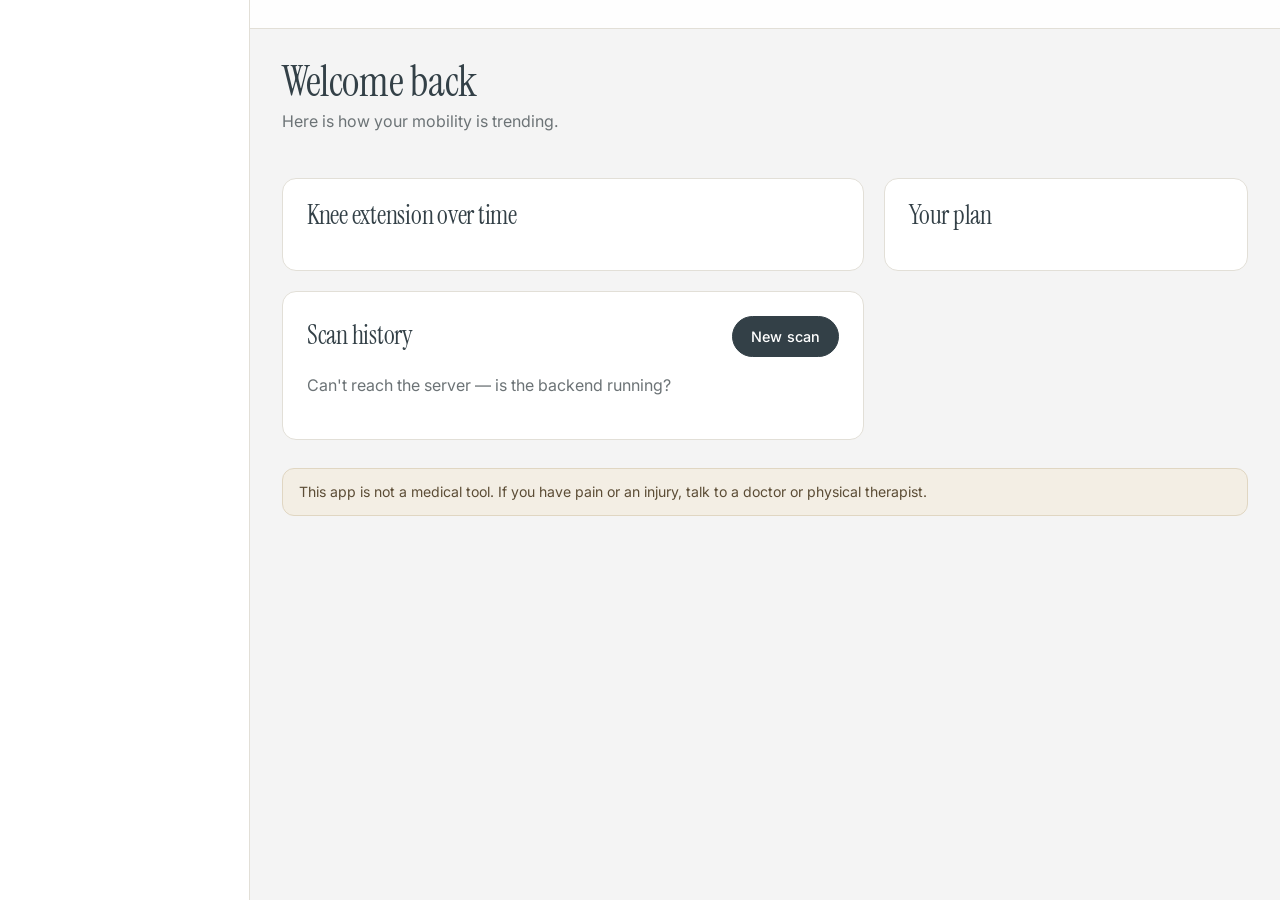
<file: dashboard.html>
<!DOCTYPE html>
<html lang="en">
<head>
    <meta charset="UTF-8">
    <meta name="viewport" content="width=device-width, initial-scale=1">
    <title>Dashboard - Mobility Tracker</title>
    <link rel="icon" href="assets/favicon.svg" type="image/svg+xml">
    <link rel="preconnect" href="https://fonts.googleapis.com">
    <link rel="preconnect" href="https://fonts.gstatic.com" crossorigin>
    <link href="https://fonts.googleapis.com/css2?family=Inter:wght@400;500;600;700;800&display=swap" rel="stylesheet">
    <link rel="stylesheet" href="css/style.css">
</head>
<body>
    <div class="app">
        <aside id="sidebar" class="sidebar"></aside>
        <div class="app-main">
            <header id="topbar" class="topbar"></header>
            <main class="content">
                <div class="page-head">
                    <div>
                        <h1 id="welcome">Welcome back</h1>
                        <p class="muted">Here is how your mobility is trending.</p>
                    </div>
                </div>

                <div id="stats" class="stats"></div>

                <div class="dash-grid">
                    <div class="stack">
                        <section class="card">
                            <div class="card-head"><h2>Knee extension over time</h2></div>
                            <div id="trend"></div>
                        </section>
                        <section class="card">
                            <div class="card-head"><h2>Scan history</h2><a href="scan.html" class="btn btn-sm">New scan</a></div>
                            <div id="history"></div>
                        </section>
                    </div>
                    <section class="card">
                        <div class="card-head"><h2>Your plan</h2></div>
                        <div id="plan"></div>
                    </section>
                </div>

                <p class="disclaimer">
                    This app is not a medical tool. If you have pain or an injury, talk to a doctor or physical therapist.
                </p>
            </main>
        </div>
    </div>

    <script type="module" src="js/dashboard.js"></script>
</body>
</html>
</file>
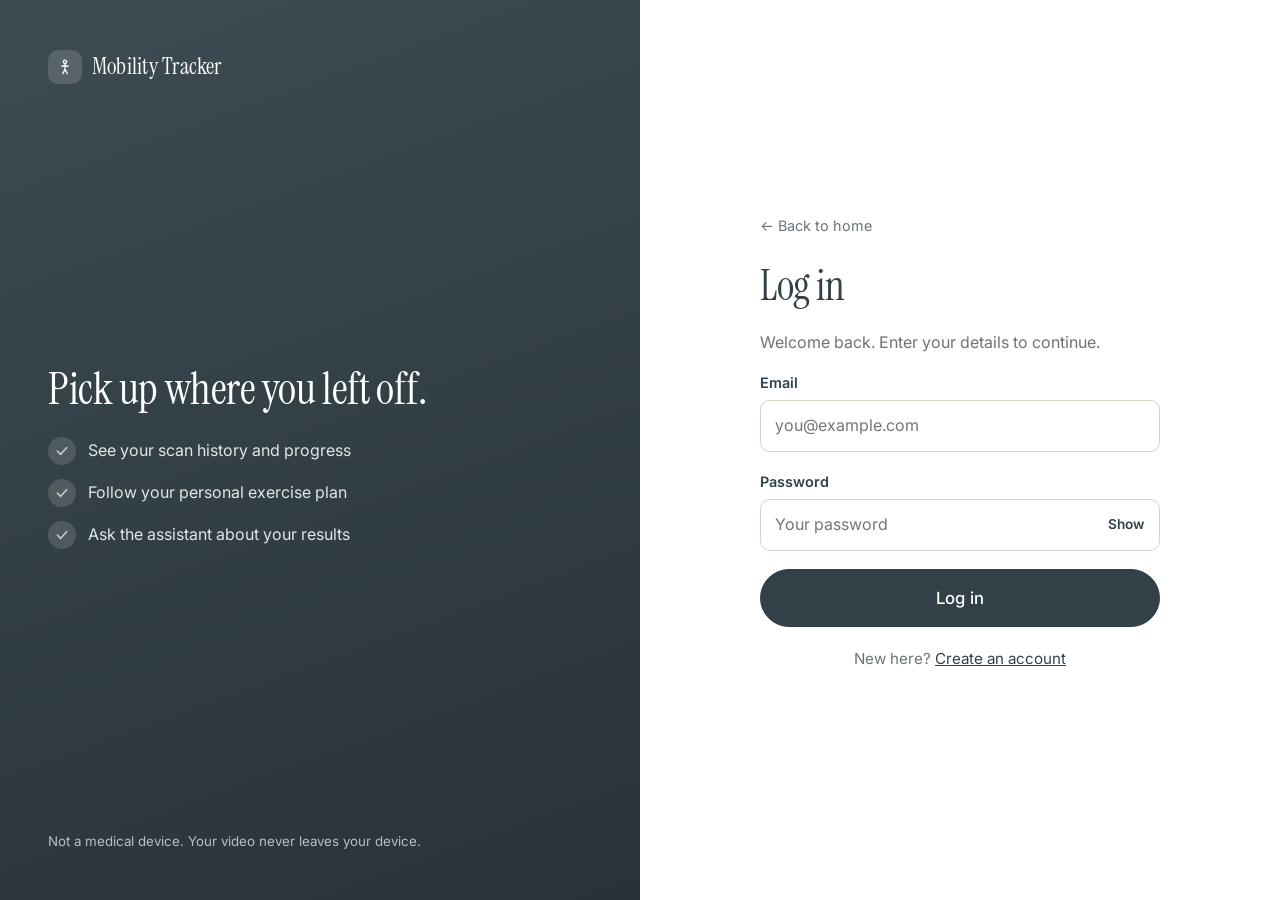
<file: login.html>
<!DOCTYPE html>
<html lang="en">
<head>
    <meta charset="UTF-8">
    <meta name="viewport" content="width=device-width, initial-scale=1">
    <title>Log in - Mobility Tracker</title>
    <link rel="icon" href="assets/favicon.svg" type="image/svg+xml">
    <link rel="preconnect" href="https://fonts.googleapis.com">
    <link rel="preconnect" href="https://fonts.gstatic.com" crossorigin>
    <link href="https://fonts.googleapis.com/css2?family=Inter:wght@400;500;600;700;800&display=swap" rel="stylesheet">
    <link rel="stylesheet" href="css/style.css">
</head>
<body>
    <div class="auth">
        <aside class="auth-side">
            <a href="index.html" class="brand"><span class="brand-mark">
                <svg viewBox="0 0 24 24" width="18" height="18" fill="none" stroke="currentColor" stroke-width="1.8" stroke-linecap="round" stroke-linejoin="round"><circle cx="12" cy="5" r="2.2"/><path d="M12 8v7M8 11l4-1 4 1M12 15l-3 6M12 15l3 6"/></svg>
            </span>Mobility Tracker</a>
            <div>
                <h2>Pick up where you left off.</h2>
                <ul>
                    <li><span class="icon"><svg viewBox="0 0 24 24" width="16" height="16" fill="none" stroke="currentColor" stroke-width="2.4" stroke-linecap="round" stroke-linejoin="round"><path d="m5 12 5 5 9-10"/></svg></span>See your scan history and progress</li>
                    <li><span class="icon"><svg viewBox="0 0 24 24" width="16" height="16" fill="none" stroke="currentColor" stroke-width="2.4" stroke-linecap="round" stroke-linejoin="round"><path d="m5 12 5 5 9-10"/></svg></span>Follow your personal exercise plan</li>
                    <li><span class="icon"><svg viewBox="0 0 24 24" width="16" height="16" fill="none" stroke="currentColor" stroke-width="2.4" stroke-linecap="round" stroke-linejoin="round"><path d="m5 12 5 5 9-10"/></svg></span>Ask the assistant about your results</li>
                </ul>
            </div>
            <small>Not a medical device. Your video never leaves your device.</small>
        </aside>

        <main class="auth-main">
            <form id="loginForm" class="auth-card" novalidate>
                <a href="index.html" class="back">&larr; Back to home</a>
                <h1>Log in</h1>
                <p class="muted">Welcome back. Enter your details to continue.</p>

                <p id="formError" class="alert error" role="alert" hidden></p>

                <div class="field">
                    <label for="email">Email</label>
                    <input id="email" name="email" type="email" autocomplete="email" placeholder="you@example.com" required>
                </div>
                <div class="field">
                    <label for="password">Password</label>
                    <div class="input-wrap">
                        <input id="password" name="password" type="password" autocomplete="current-password" placeholder="Your password" required>
                        <button type="button" class="pw-toggle" data-toggle-password="password">Show</button>
                    </div>
                </div>

                <button id="submitBtn" class="btn btn-block btn-lg" type="submit">Log in</button>
                <p class="form-foot">New here? <a href="signup.html">Create an account</a></p>
            </form>
        </main>
    </div>

    <script type="module" src="js/login.js"></script>
</body>
</html>
</file>
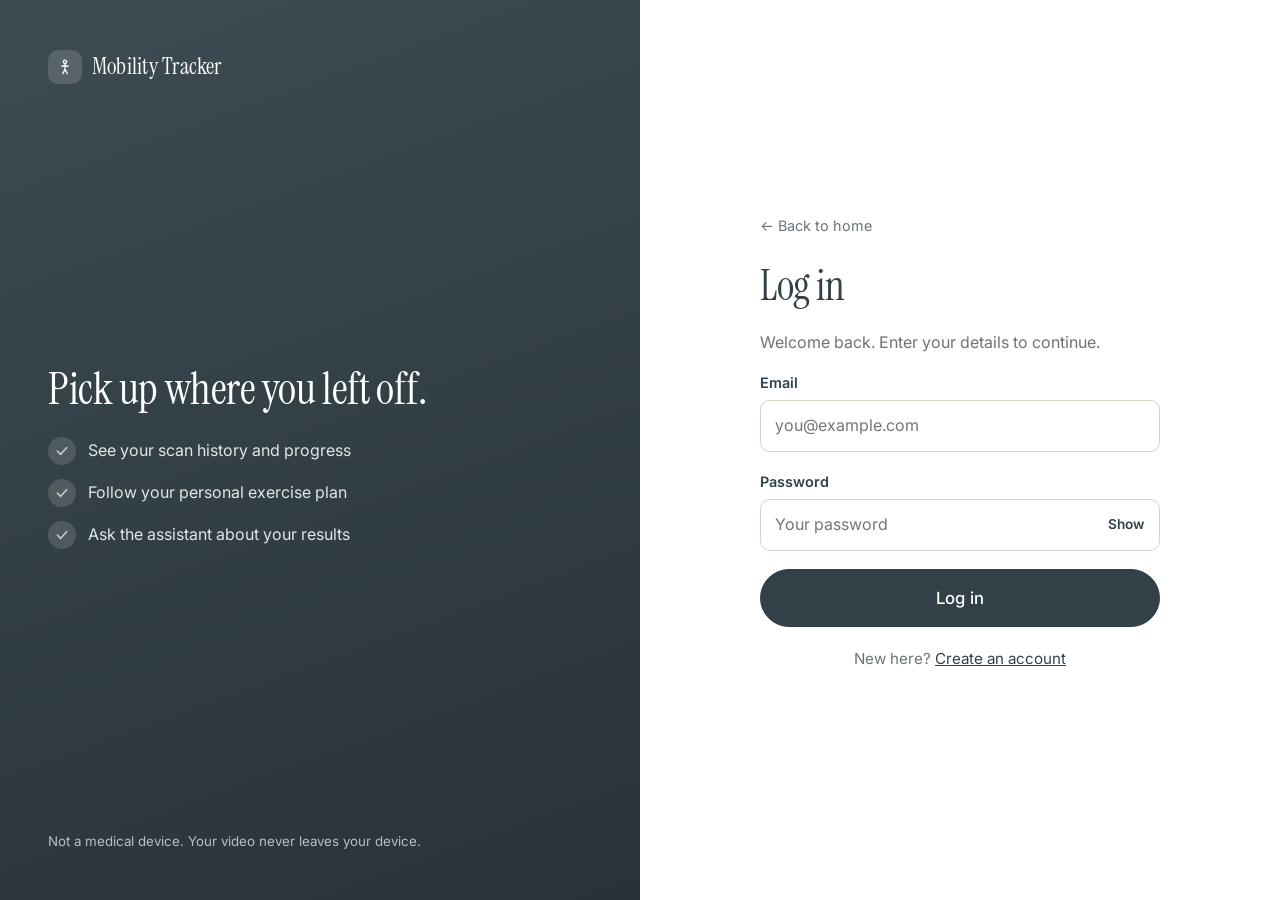
<file: results.html>
<!DOCTYPE html>
<html lang="en">
<head>
    <meta charset="UTF-8">
    <meta name="viewport" content="width=device-width, initial-scale=1">
    <title>Results - Mobility Tracker</title>
    <link rel="icon" href="assets/favicon.svg" type="image/svg+xml">
    <link rel="preconnect" href="https://fonts.googleapis.com">
    <link rel="preconnect" href="https://fonts.gstatic.com" crossorigin>
    <link href="https://fonts.googleapis.com/css2?family=Inter:wght@400;500;600;700;800&display=swap" rel="stylesheet">
    <link rel="stylesheet" href="css/style.css">
</head>
<body>
    <div class="app">
        <aside id="sidebar" class="sidebar"></aside>
        <div class="app-main">
            <header id="topbar" class="topbar"></header>
            <main class="content" id="content">
                <p class="muted">Loading your results...</p>
            </main>
        </div>
    </div>

    <script type="module" src="js/results.js"></script>
</body>
</html>
</file>
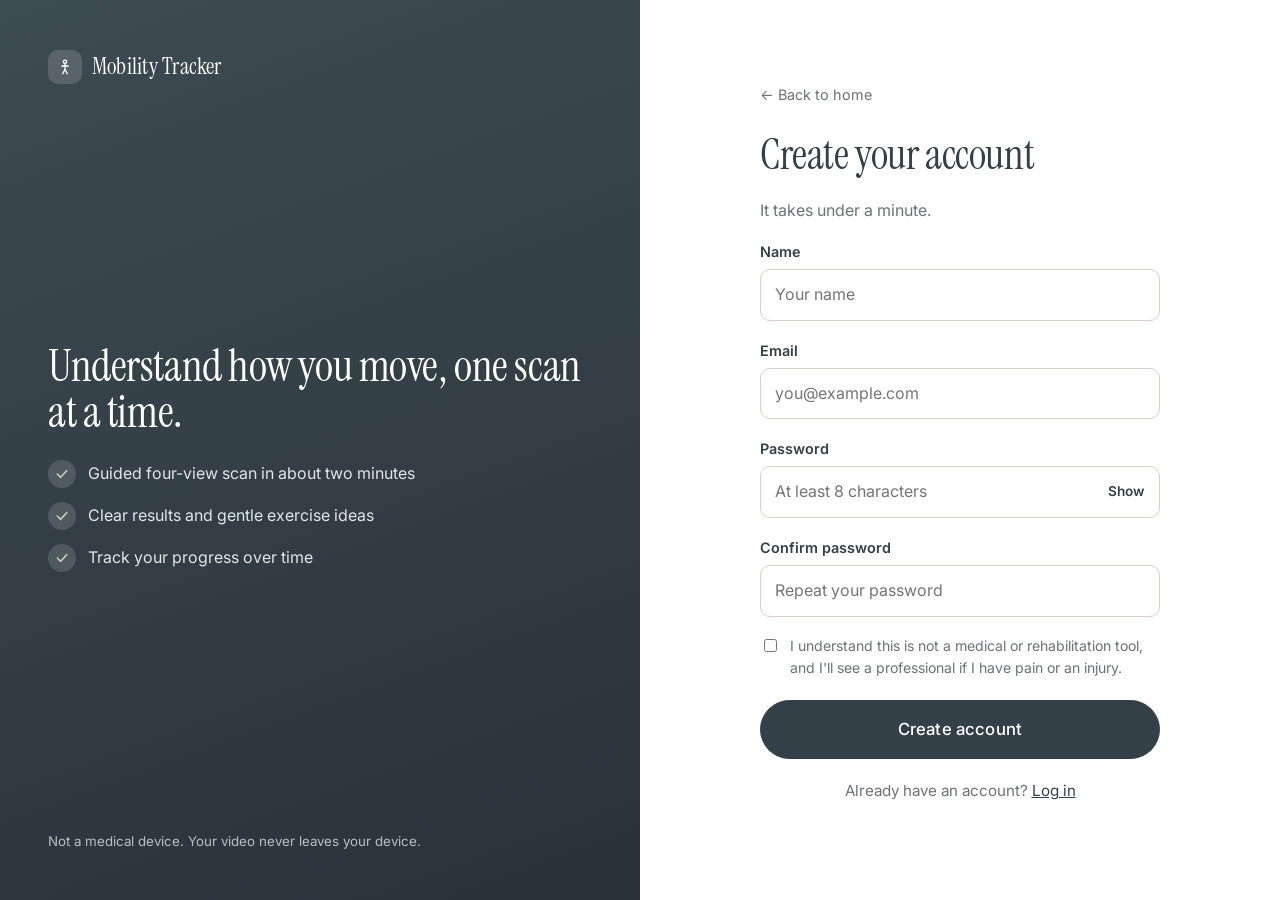
<file: signup.html>
<!DOCTYPE html>
<html lang="en">
<head>
    <meta charset="UTF-8">
    <meta name="viewport" content="width=device-width, initial-scale=1">
    <title>Sign up - Mobility Tracker</title>
    <link rel="icon" href="assets/favicon.svg" type="image/svg+xml">
    <link rel="preconnect" href="https://fonts.googleapis.com">
    <link rel="preconnect" href="https://fonts.gstatic.com" crossorigin>
    <link href="https://fonts.googleapis.com/css2?family=Inter:wght@400;500;600;700;800&display=swap" rel="stylesheet">
    <link rel="stylesheet" href="css/style.css">
</head>
<body>
    <div class="auth">
        <aside class="auth-side">
            <a href="index.html" class="brand"><span class="brand-mark">
                <svg viewBox="0 0 24 24" width="18" height="18" fill="none" stroke="currentColor" stroke-width="1.8" stroke-linecap="round" stroke-linejoin="round"><circle cx="12" cy="5" r="2.2"/><path d="M12 8v7M8 11l4-1 4 1M12 15l-3 6M12 15l3 6"/></svg>
            </span>Mobility Tracker</a>
            <div>
                <h2>Understand how you move, one scan at a time.</h2>
                <ul>
                    <li><span class="icon"><svg viewBox="0 0 24 24" width="16" height="16" fill="none" stroke="currentColor" stroke-width="2.4" stroke-linecap="round" stroke-linejoin="round"><path d="m5 12 5 5 9-10"/></svg></span>Guided four-view scan in about two minutes</li>
                    <li><span class="icon"><svg viewBox="0 0 24 24" width="16" height="16" fill="none" stroke="currentColor" stroke-width="2.4" stroke-linecap="round" stroke-linejoin="round"><path d="m5 12 5 5 9-10"/></svg></span>Clear results and gentle exercise ideas</li>
                    <li><span class="icon"><svg viewBox="0 0 24 24" width="16" height="16" fill="none" stroke="currentColor" stroke-width="2.4" stroke-linecap="round" stroke-linejoin="round"><path d="m5 12 5 5 9-10"/></svg></span>Track your progress over time</li>
                </ul>
            </div>
            <small>Not a medical device. Your video never leaves your device.</small>
        </aside>

        <main class="auth-main">
            <form id="signupForm" class="auth-card" novalidate>
                <a href="index.html" class="back">&larr; Back to home</a>
                <h1>Create your account</h1>
                <p class="muted">It takes under a minute.</p>

                <p id="formError" class="alert error" role="alert" hidden></p>

                <div class="field">
                    <label for="name">Name</label>
                    <input id="name" name="name" type="text" autocomplete="name" placeholder="Your name" required>
                </div>
                <div class="field">
                    <label for="email">Email</label>
                    <input id="email" name="email" type="email" autocomplete="email" placeholder="you@example.com" required>
                </div>
                <div class="field">
                    <label for="password">Password</label>
                    <div class="input-wrap">
                        <input id="password" name="password" type="password" autocomplete="new-password" placeholder="At least 8 characters" minlength="8" required>
                        <button type="button" class="pw-toggle" data-toggle-password="password">Show</button>
                    </div>
                </div>
                <div class="field">
                    <label for="confirm">Confirm password</label>
                    <input id="confirm" name="confirm" type="password" autocomplete="new-password" placeholder="Repeat your password" required>
                </div>

                <label class="check">
                    <input type="checkbox" name="agree" required>
                    <span>I understand this is not a medical or rehabilitation tool, and I'll see a professional if I have pain or an injury.</span>
                </label>

                <button id="submitBtn" class="btn btn-block btn-lg" type="submit">Create account</button>
                <p class="form-foot">Already have an account? <a href="login.html">Log in</a></p>
            </form>
        </main>
    </div>

    <script type="module" src="js/signup.js"></script>
</body>
</html>
</file>
<file: css/style.css>
/* Mobility Tracker: design system for every page */
/* Clean theme: slate / taupe / stone / off-white, serif display headings */
@import url("https://fonts.googleapis.com/css2?family=Instrument+Serif:ital@0;1&display=swap");
:root {
    /* palette */
    --ink: #334047;          /* slate - headings, buttons */
    --text: #414c52;
    --muted: #6c7376;
    --bg: #f4f4f4;           /* off-white */
    --surface: #ffffff;
    --line: #e2dfd7;
    --stone: #d1ccbd;        /* bands, soft fills */
    --stone-soft: #ebe8e1;
    --taupe: #a39482;        /* decorative accents */
    --taupe-ink: #7a6a56;    /* taupe dark enough for small text */
    --primary: #334047;
    --primary-dark: #232d32;
    --primary-soft: #ebe8e1;
    --accent: #334047;       /* main buttons are dark slate pills */
    --accent-dark: #232d32;
    --ok-bg: #e5ebe2;    --ok-ink: #3a5636;
    --watch-bg: #f4ebdb; --watch-ink: #7a5a1e;
    --info-bg: #ecebe6;  --info-ink: #4f585c;
    --error-bg: #fbe5e1; --error-ink: #8a1c12;
    --radius: 14px;
    --shadow-sm: none;
    --shadow: 0 1px 2px rgba(51, 64, 71, 0.04), 0 8px 24px rgba(51, 64, 71, 0.06);
    --shadow-lg: 0 16px 40px rgba(51, 64, 71, 0.12);
    --font: "Inter", system-ui, -apple-system, "Segoe UI", Roboto, Helvetica, Arial, sans-serif;
    --font-serif: "Instrument Serif", Georgia, "Times New Roman", serif;
}

* { box-sizing: border-box; }
html { scroll-behavior: smooth; scroll-padding-top: 90px; }
body { margin: 0; font-family: var(--font); background: var(--bg); color: var(--text); line-height: 1.6; -webkit-font-smoothing: antialiased; }
img, svg { max-width: 100%; }
h1, h2, h3, h4 { color: var(--ink); line-height: 1.15; letter-spacing: -0.02em; margin: 0 0 0.5em; font-weight: 700; }
h1 { font-size: clamp(2.1rem, 4.6vw, 3.4rem); font-weight: 800; }
h2 { font-size: clamp(1.5rem, 2.8vw, 2.1rem); }
h3 { font-size: 1.1rem; letter-spacing: -0.01em; }
p { margin: 0 0 1em; }
a { color: var(--primary); }
.muted { color: var(--muted); }
.right { text-align: right; }
.icon { display: inline-flex; align-items: center; justify-content: center; flex: none; }
:focus-visible { outline: 3px solid #a39482; outline-offset: 2px; border-radius: 6px; }
[hidden] { display: none !important; }

/* ---------- buttons ---------- */
.btn {
    display: inline-flex; align-items: center; justify-content: center; gap: 8px;
    padding: 11px 20px; border-radius: 12px; border: 1px solid var(--primary);
    background: var(--primary); color: #fff; font: inherit; font-weight: 600; font-size: 0.95rem;
    text-decoration: none; cursor: pointer; transition: background 0.15s, transform 0.15s, box-shadow 0.15s;
}
.btn:hover { background: var(--primary-dark); border-color: var(--primary-dark); }
.btn:active { transform: translateY(1px); }
.btn:disabled { opacity: 0.55; cursor: not-allowed; }
.btn-sm { padding: 8px 16px; font-size: 0.9rem; border-radius: 10px; }
.btn-lg { padding: 15px 28px; font-size: 1.05rem; border-radius: 14px; }
.btn-block { width: 100%; }
.btn-accent { background: var(--accent); border-color: var(--accent); box-shadow: 0 6px 16px rgba(51, 64, 71, 0); }
.btn-accent:hover { background: var(--accent-dark); border-color: var(--accent-dark); }
.btn-secondary { background: var(--surface); color: var(--primary-dark); border-color: var(--line); }
.btn-secondary:hover { background: var(--primary-soft); border-color: #d1ccbd; color: var(--primary-dark); }
.btn-ghost { background: transparent; color: var(--muted); border-color: var(--line); }
.btn-ghost:hover { background: var(--bg); color: var(--ink); border-color: var(--line); }

/* ---------- dropdown menus ---------- */
.dropdown { position: relative; }
.dropdown-btn {
    display: inline-flex; align-items: center; gap: 6px; padding: 8px 12px; border: 0; background: none;
    font: inherit; font-weight: 500; color: var(--text); border-radius: 10px; cursor: pointer;
}
.dropdown-btn:hover, .dropdown-btn[aria-expanded="true"] { background: var(--primary-soft); color: var(--primary-dark); }
.dropdown-btn .icon:last-child { transition: transform 0.15s; }
.dropdown-btn[aria-expanded="true"] .icon:last-child { transform: rotate(180deg); }
.menu {
    position: absolute; top: calc(100% + 8px); min-width: 270px; padding: 8px; z-index: 60;
    background: var(--surface); border: 1px solid var(--line); border-radius: 14px; box-shadow: var(--shadow-lg);
}
.menu.left { left: 0; }
.menu.right { right: 0; min-width: 220px; }
.menu-item {
    display: flex; align-items: center; gap: 12px; width: 100%; padding: 10px 12px; border: 0; border-radius: 10px;
    background: none; font: inherit; text-align: left; color: var(--text); text-decoration: none; cursor: pointer;
}
.menu-item:hover { background: var(--bg); }
.menu-item .icon { color: var(--primary); width: 34px; height: 34px; background: var(--primary-soft); border-radius: 9px; }
.menu-item.danger { color: var(--error-ink); }
.menu-item.danger .icon { color: var(--error-ink); background: var(--error-bg); }
.menu-text { display: flex; flex-direction: column; }
.menu-label { font-weight: 600; color: var(--ink); font-size: 0.93rem; }
.menu-item.danger .menu-label { color: var(--error-ink); }
.menu-desc { font-size: 0.8rem; color: var(--muted); }
.menu-divider { height: 1px; background: var(--line); margin: 6px 4px; }

/* ---------- public site: announcement, nav, sections ---------- */
.announce { background: var(--ink); color: #d9dcdd; font-size: 0.85rem; text-align: center; padding: 8px 16px; }
.announce a { color: #fff; font-weight: 600; }

.site-nav { position: sticky; top: 0; z-index: 50; background: rgba(255, 255, 255, 0.92); backdrop-filter: blur(10px); border-bottom: 1px solid var(--line); }
.site-nav-inner { max-width: 1180px; margin: 0 auto; padding: 12px 24px; display: flex; align-items: center; gap: 28px; }
.brand { display: inline-flex; align-items: center; gap: 10px; font-family: var(--font-serif); font-weight: 400; letter-spacing: 0; color: var(--ink); text-decoration: none; font-size: 1.25rem; }
.brand-mark { display: grid; place-items: center; width: 34px; height: 34px; border-radius: 10px; background: var(--primary); color: #fff; }
.site-links { display: flex; align-items: center; gap: 4px; flex: 1; }
.site-link { padding: 8px 12px; border-radius: 10px; font-weight: 500; color: var(--text); text-decoration: none; }
.site-link:hover { background: var(--primary-soft); color: var(--primary-dark); }
.site-actions { display: flex; align-items: center; gap: 8px; margin-left: auto; }
.nav-toggle { display: none; margin-left: auto; padding: 8px; border: 1px solid var(--line); background: #fff; border-radius: 10px; cursor: pointer; color: var(--ink); }

.wrap { max-width: 1180px; margin: 0 auto; padding: 0 24px; }
.section { padding: 88px 0; }
.section-head { max-width: 640px; margin-bottom: 40px; }
.section-head.center { margin-left: auto; margin-right: auto; text-align: center; }
.eyebrow {
    display: inline-flex; align-items: center; gap: 8px; padding: 6px 14px; border-radius: 999px;
    background: var(--surface); border: 1px solid var(--line); color: var(--primary-dark); font-size: 0.85rem; font-weight: 600; margin-bottom: 20px;
}
.eyebrow .dot { width: 8px; height: 8px; border-radius: 50%; background: var(--accent); }

.hero { padding: 64px 0 72px; background: radial-gradient(900px 420px at 85% 0%, #e9e6de 0%, transparent 70%), var(--bg); }
.hero-grid { display: grid; grid-template-columns: 1.05fr 0.95fr; gap: 56px; align-items: center; }
.hero h1 .accent { color: var(--primary); }
.lead { font-size: 1.2rem; color: var(--muted); max-width: 34em; margin-bottom: 28px; }
.hero-actions { display: flex; gap: 12px; flex-wrap: wrap; margin-bottom: 28px; }
.ticks { list-style: none; padding: 0; margin: 0; display: flex; gap: 8px 22px; flex-wrap: wrap; color: var(--text); font-weight: 500; font-size: 0.95rem; }
.ticks li { display: flex; align-items: center; gap: 8px; }
.ticks .icon { color: var(--primary); }
.hero-visual { position: relative; }
.hero-visual > img { width: 100%; height: auto; display: block; border-radius: 28px; box-shadow: var(--shadow-lg); }
.float-card {
    position: absolute; left: -28px; bottom: 36px; display: flex; align-items: center; gap: 12px; padding: 14px 18px;
    background: var(--surface); border-radius: 16px; box-shadow: var(--shadow-lg); font-size: 0.85rem; color: var(--muted);
}
.float-card strong { display: block; color: var(--ink); font-size: 1.15rem; line-height: 1.1; }
.float-card .icon { width: 42px; height: 42px; border-radius: 12px; background: var(--primary-soft); color: var(--primary); }

.cards-3 { display: grid; grid-template-columns: repeat(3, 1fr); gap: 20px; }
.cards-5 { display: grid; grid-template-columns: repeat(3, 1fr); gap: 20px; }
.feature { background: var(--surface); border: 1px solid var(--line); border-radius: var(--radius); padding: 28px; box-shadow: var(--shadow-sm); }
.feature .icon { width: 48px; height: 48px; border-radius: 14px; background: var(--primary-soft); color: var(--primary); margin-bottom: 18px; }
.feature h3 { margin-bottom: 8px; }
.feature p { color: var(--muted); margin: 0; }
.feature .num { font-size: 0.8rem; font-weight: 700; color: var(--accent); letter-spacing: 0.08em; text-transform: uppercase; margin-bottom: 6px; display: block; }

.band { background: var(--ink); color: #d9dcdd; border-radius: 28px; padding: 56px; display: grid; grid-template-columns: 1fr 1.1fr; gap: 48px; align-items: center; }
.band h2 { color: #fff; }
.band p { color: #b8bfc2; }
.band-list { display: grid; gap: 16px; }
.band-item { display: flex; gap: 16px; padding: 18px; background: rgba(255, 255, 255, 0.06); border-radius: 14px; }
.band-item .icon { width: 42px; height: 42px; border-radius: 12px; background: rgba(255, 255, 255, 0.1); color: #d1ccbd; }
.band-item strong { color: #fff; display: block; }
.band-item span { color: #b8bfc2; font-size: 0.92rem; }

.faq { max-width: 780px; margin: 0 auto; display: grid; gap: 12px; }
.faq details { background: var(--surface); border: 1px solid var(--line); border-radius: 14px; padding: 4px 22px; }
.faq summary { list-style: none; cursor: pointer; padding: 16px 0; font-weight: 600; color: var(--ink); display: flex; justify-content: space-between; gap: 16px; align-items: center; }
.faq summary::-webkit-details-marker { display: none; }
.faq summary::after { content: "+"; font-size: 1.5rem; line-height: 1; color: var(--primary); transition: transform 0.2s; }
.faq details[open] summary::after { transform: rotate(45deg); }
.faq details p { color: var(--muted); padding-bottom: 16px; margin: 0; }

.cta { text-align: center; background: linear-gradient(135deg, var(--primary) 0%, #283338 100%); color: #fff; border-radius: 28px; padding: 64px 24px; }
.cta h2 { color: #fff; }
.cta p { color: #e3e6e7; max-width: 34em; margin: 0 auto 28px; }

.site-footer { background: #fff; border-top: 1px solid var(--line); margin-top: 88px; padding: 48px 24px 32px; }
.footer-inner { max-width: 1180px; margin: 0 auto; display: flex; justify-content: space-between; gap: 40px; flex-wrap: wrap; }
.footer-brand p { color: var(--muted); max-width: 22em; margin-top: 12px; }
.footer-cols { display: flex; gap: 64px; }
.footer-cols h4 { font-size: 0.8rem; text-transform: uppercase; letter-spacing: 0.08em; color: var(--muted); margin-bottom: 12px; }
.footer-cols a { display: block; color: var(--text); text-decoration: none; margin-bottom: 8px; }
.footer-cols a:hover { color: var(--primary); }
.footer-legal { max-width: 1180px; margin: 32px auto 0; padding-top: 20px; border-top: 1px solid var(--line); color: var(--muted); font-size: 0.82rem; }

/* ---------- auth pages ---------- */
.auth { min-height: 100vh; display: grid; grid-template-columns: 1fr 1fr; }
.auth-side {
    background: radial-gradient(600px 400px at 0% 0%, #4a5961 0%, transparent 60%), linear-gradient(160deg, #3d4b52 0%, #283338 100%);
    color: #e3e6e7; padding: 48px; display: flex; flex-direction: column; justify-content: space-between;
}
.auth-side .brand { color: #fff; }
.auth-side .brand-mark { background: rgba(255, 255, 255, 0.15); }
.auth-side h2 { color: #fff; font-size: clamp(1.8rem, 3vw, 2.5rem); max-width: 14em; }
.auth-side ul { list-style: none; padding: 0; margin: 24px 0 0; display: grid; gap: 14px; }
.auth-side li { display: flex; gap: 12px; align-items: center; }
.auth-side li .icon { width: 28px; height: 28px; border-radius: 50%; background: rgba(255, 255, 255, 0.14); color: #d1ccbd; }
.auth-side small { color: #b8bfc2; }
.auth-main { display: flex; align-items: center; justify-content: center; padding: 40px 24px; background: var(--surface); }
.auth-card { width: 100%; max-width: 400px; }
.auth-card h1 { font-size: 2rem; }
.auth-card .back { display: inline-block; margin-bottom: 28px; font-size: 0.9rem; color: var(--muted); text-decoration: none; }
.auth-card .back:hover { color: var(--primary); }

.field { margin-bottom: 18px; }
.field label { display: block; font-weight: 600; margin-bottom: 6px; font-size: 0.9rem; color: var(--ink); }
.input-wrap { position: relative; }
.field input[type="text"], .field input[type="email"], .field input[type="password"] {
    width: 100%; padding: 12px 14px; border: 1px solid #d6d2c8; border-radius: 12px; font: inherit; background: #fff; color: var(--ink);
    transition: border-color 0.15s, box-shadow 0.15s;
}
.field input:focus { outline: 0; border-color: var(--primary); box-shadow: 0 0 0 4px rgba(51, 64, 71, 0.14); }
.input-wrap input { padding-right: 64px !important; }
.input-wrap .pw-toggle { position: absolute; right: 8px; top: 50%; transform: translateY(-50%); border: 0; background: none; color: var(--primary); font: inherit; font-weight: 600; font-size: 0.85rem; cursor: pointer; padding: 6px 8px; }
.hint { font-size: 0.82rem; color: var(--muted); margin-top: 6px; display: block; }
.check { display: flex; gap: 10px; align-items: flex-start; font-size: 0.88rem; color: var(--muted); margin-bottom: 20px; }
.check input { margin-top: 4px; accent-color: var(--primary); }
.form-foot { text-align: center; margin-top: 20px; color: var(--muted); font-size: 0.95rem; }
.alert { padding: 11px 14px; border-radius: 12px; margin-bottom: 16px; font-size: 0.92rem; }
.alert.error { background: var(--error-bg); color: var(--error-ink); }
#status:empty { display: none; }

/* ---------- app shell ---------- */
.app { display: grid; grid-template-columns: 250px 1fr; min-height: 100vh; }
.sidebar { background: var(--surface); border-right: 1px solid var(--line); padding: 22px 16px; display: flex; flex-direction: column; gap: 24px; position: sticky; top: 0; height: 100vh; }
.side-brand { padding: 0 8px; }
.side-nav { display: grid; gap: 4px; }
.side-link { display: flex; align-items: center; gap: 12px; padding: 11px 12px; border-radius: 12px; color: var(--text); font-weight: 500; text-decoration: none; }
.side-link:hover { background: var(--bg); }
.side-link.active { background: var(--primary-soft); color: var(--primary-dark); font-weight: 600; }
.side-tip { margin-top: auto; padding: 16px; background: var(--bg); border: 1px solid var(--line); border-radius: 14px; font-size: 0.85rem; }
.side-tip strong { color: var(--ink); }
.side-tip p { margin: 6px 0 0; color: var(--muted); }

.app-main { min-width: 0; }
.topbar { display: flex; align-items: center; gap: 16px; padding: 14px 32px; background: rgba(255, 255, 255, 0.85); backdrop-filter: blur(10px); border-bottom: 1px solid var(--line); position: sticky; top: 0; z-index: 40; }
.top-brand { display: none; }
.top-title { font-size: 1.05rem; font-weight: 700; color: var(--ink); margin: 0; letter-spacing: -0.01em; }
.top-actions { margin-left: auto; display: flex; align-items: center; gap: 10px; }
.user-btn { padding: 5px 10px 5px 6px; border: 1px solid var(--line); background: #fff; }
.avatar { display: grid; place-items: center; width: 32px; height: 32px; border-radius: 50%; background: var(--primary); color: #fff; font-size: 0.8rem; font-weight: 700; }
.user-name { max-width: 140px; overflow: hidden; text-overflow: ellipsis; white-space: nowrap; }
.content { padding: 32px; max-width: 1120px; }

.card { background: var(--surface); border: 1px solid var(--line); border-radius: var(--radius); padding: 24px; box-shadow: var(--shadow-sm); }
.card h2 { font-size: 1.15rem; margin: 0 0 16px; }
.card-head { display: flex; justify-content: space-between; align-items: center; margin-bottom: 16px; gap: 12px; }
.card-head h2 { margin: 0; }
.page-head { display: flex; align-items: flex-end; justify-content: space-between; gap: 16px; flex-wrap: wrap; margin-bottom: 24px; }
.page-head h1 { font-size: 1.9rem; margin-bottom: 4px; }
.page-head p { margin: 0; }
.grid { display: grid; gap: 20px; }

/* ---------- dashboard ---------- */
.stats { display: grid; gap: 20px; grid-template-columns: repeat(3, 1fr); margin-bottom: 20px; }
.stat { display: flex; align-items: center; gap: 16px; background: var(--surface); border: 1px solid var(--line); border-radius: var(--radius); padding: 20px; box-shadow: var(--shadow-sm); }
.stat .icon { width: 48px; height: 48px; border-radius: 14px; background: var(--primary-soft); color: var(--primary); }
.stat-value { font-size: 1.6rem; font-weight: 800; letter-spacing: -0.02em; color: var(--ink); line-height: 1.1; }
.stat-label { color: var(--muted); font-size: 0.85rem; }
.dash-grid { display: grid; grid-template-columns: 1.6fr 1fr; gap: 20px; align-items: start; }
.stack { display: grid; gap: 20px; }

.chart { width: 100%; height: auto; display: block; }
.chart text { font-family: var(--font); font-size: 11px; fill: var(--muted); }
.chart-empty { padding: 40px 12px; text-align: center; color: var(--muted); background: var(--bg); border-radius: 12px; }

.table { width: 100%; border-collapse: collapse; }
.table th, .table td { padding: 12px 8px; text-align: left; border-bottom: 1px solid var(--line); }
.table th { font-size: 0.75rem; text-transform: uppercase; letter-spacing: 0.06em; color: var(--muted); font-weight: 600; }
.table tr:last-child td { border-bottom: 0; }
.table td.right, .table th.right { text-align: right; }
.table a { font-weight: 600; text-decoration: none; }

.plan-item { padding: 14px 0; border-top: 1px solid var(--line); }
.plan-item:first-child { border-top: 0; padding-top: 0; }
.plan-item h3 { margin-bottom: 4px; }
.plan-item p { margin: 0 0 6px; color: var(--muted); font-size: 0.92rem; }
.plan-item .dose { color: var(--primary-dark); font-weight: 600; font-size: 0.88rem; margin: 0; }
.empty { text-align: center; padding: 40px 20px; background: var(--bg); border: 1px dashed #d6d2c8; border-radius: 14px; }
.empty p { color: var(--muted); }

/* ---------- scan ---------- */
.intro-grid { display: grid; grid-template-columns: 1.2fr 0.8fr; gap: 32px; align-items: center; }
.checklist { list-style: none; padding: 0; margin: 0 0 24px; display: grid; gap: 12px; }
.checklist li { display: flex; gap: 12px; align-items: flex-start; }
.checklist .icon { width: 26px; height: 26px; border-radius: 50%; background: var(--primary-soft); color: var(--primary); margin-top: 1px; }
.intro-art img { width: 100%; border-radius: 20px; }
.privacy-note { display: flex; gap: 12px; align-items: center; padding: 12px 14px; background: var(--primary-soft); color: var(--primary-dark); border-radius: 12px; font-size: 0.9rem; margin-bottom: 20px; }

.scan-banner { display: flex; align-items: center; gap: 14px; padding: 16px 20px; background: var(--ink); color: #fff; border-radius: var(--radius); margin-bottom: 16px; }
.scan-banner h1 { color: #fff; font-size: 0.8rem; letter-spacing: 0.08em; text-transform: uppercase; margin: 0 0 2px; opacity: 0.7; font-weight: 600; }
#message { font-size: 1.15rem; font-weight: 600; margin: 0; min-height: 1.5em; }
.scan-layout { display: grid; gap: 20px; grid-template-columns: minmax(0, 1fr) 240px; align-items: start; }
.stage { position: relative; width: 100%; aspect-ratio: 4 / 3; background: #1f272b; border-radius: var(--radius); overflow: hidden; box-shadow: var(--shadow); }
.stage video, .stage canvas { position: absolute; inset: 0; width: 100%; height: 100%; display: block; }
#countdown {
    position: absolute; inset: 0; display: flex; align-items: center; justify-content: center;
    font-size: clamp(80px, 16vw, 160px); font-weight: 800; color: #fff; text-shadow: 0 0 24px rgba(0, 0, 0, 0.6); pointer-events: none;
}
.steps { list-style: none; margin: 0; padding: 0; display: grid; gap: 10px; counter-reset: step; }
.steps li { counter-increment: step; display: flex; align-items: center; gap: 12px; padding: 12px 14px; border-radius: 12px; background: var(--surface); border: 1px solid var(--line); color: var(--muted); font-weight: 500; }
.steps li::before { content: counter(step); display: grid; place-items: center; width: 26px; height: 26px; border-radius: 50%; background: var(--bg); font-size: 0.8rem; font-weight: 700; flex: none; }
.steps li.active { border-color: var(--primary); background: var(--primary-soft); color: var(--primary-dark); font-weight: 600; }
.steps li.active::before { background: var(--primary); color: #fff; }
.steps li.done { background: var(--ok-bg); color: var(--ok-ink); border-color: transparent; }
.steps li.done::before { content: "✓"; background: #fff; color: var(--ok-ink); }
#retryBtn { margin-top: 16px; }

/* ---------- results ---------- */
.summary { display: flex; gap: 16px; align-items: center; padding: 20px 24px; border-radius: var(--radius); margin-bottom: 24px; font-size: 1.05rem; font-weight: 500; }
.summary .icon { width: 44px; height: 44px; border-radius: 50%; background: rgba(255, 255, 255, 0.7); }
.summary p { margin: 0; }
.summary.ok { background: var(--ok-bg); color: var(--ok-ink); }
.summary.watch { background: var(--watch-bg); color: var(--watch-ink); }
.section-title { font-size: 1.2rem; margin: 32px 0 14px; }
.grid.views { grid-template-columns: repeat(2, 1fr); }
.view-head { display: flex; justify-content: space-between; align-items: center; margin-bottom: 12px; }
.view-head h3 { margin: 0; }
.thumb { width: 100%; border-radius: 12px; margin: 0 0 12px; display: block; background: var(--bg); }
.metrics { list-style: none; margin: 0; padding: 0; }
.metric { padding: 12px 0; border-top: 1px solid var(--line); }
.metric:first-child { border-top: 0; }
.metric-top { display: flex; justify-content: space-between; align-items: center; gap: 12px; }
.metric-label { font-weight: 600; font-size: 0.93rem; color: var(--ink); }
.metric-hint { color: var(--muted); font-size: 0.8rem; }
.metric-right { display: flex; align-items: center; gap: 10px; white-space: nowrap; }
.metric-value { font-weight: 800; font-variant-numeric: tabular-nums; color: var(--ink); }
.bar { height: 6px; border-radius: 999px; background: var(--line); margin-top: 8px; overflow: hidden; }
.bar > span { display: block; height: 100%; border-radius: 999px; background: var(--primary); }
.bar.watch > span { background: #c49a55; }
.chip { display: inline-block; padding: 3px 10px; border-radius: 999px; font-size: 0.75rem; font-weight: 600; }
.chip.ok { background: var(--ok-bg); color: var(--ok-ink); }
.chip.watch { background: var(--watch-bg); color: var(--watch-ink); }
.chip.info { background: var(--info-bg); color: var(--info-ink); }
.findings { list-style: none; padding: 0; margin: 0; display: grid; gap: 10px; }
.finding { background: var(--surface); border: 1px solid var(--line); border-left: 4px solid #c49a55; border-radius: 12px; padding: 14px 18px; }
.finding strong { color: var(--ink); }
.finding p { margin: 4px 0 0; color: var(--muted); font-size: 0.93rem; }
.grid.plan { grid-template-columns: repeat(auto-fit, minmax(280px, 1fr)); }
.grid.plan .plan-item { border: 1px solid var(--line); border-radius: var(--radius); padding: 20px; background: var(--surface); box-shadow: var(--shadow-sm); }
.disclaimer { background: #f3eee4; border: 1px solid #e0d6c2; color: #5c4d36; padding: 12px 16px; border-radius: 12px; font-size: 0.88rem; margin-top: 28px; }

/* ---------- chat ---------- */
.chat-fab { position: fixed; right: 24px; bottom: 24px; z-index: 70; padding: 14px 22px; border-radius: 999px; border: 0; background: var(--accent); color: #fff; font: inherit; font-weight: 600; cursor: pointer; box-shadow: 0 10px 28px rgba(51, 64, 71, 0.25); }
.chat-fab:hover { background: var(--accent-dark); }
.chat-panel { position: fixed; right: 24px; bottom: 24px; z-index: 70; width: min(390px, calc(100vw - 32px)); height: 500px; display: flex; flex-direction: column; background: var(--surface); border: 1px solid var(--line); border-radius: 20px; box-shadow: var(--shadow-lg); overflow: hidden; }
.chat-head { display: flex; justify-content: space-between; align-items: center; padding: 14px 18px; background: var(--primary); color: #fff; }
.chat-close { background: none; border: 0; color: #fff; font-size: 1.6rem; line-height: 1; cursor: pointer; }
.chat-messages { flex: 1; overflow-y: auto; padding: 16px; display: flex; flex-direction: column; gap: 10px; background: var(--bg); }
.msg { max-width: 85%; padding: 10px 14px; border-radius: 16px; font-size: 0.93rem; white-space: pre-wrap; }
.msg.user { align-self: flex-end; background: var(--primary); color: #fff; border-bottom-right-radius: 4px; }
.msg.bot { align-self: flex-start; background: var(--surface); border: 1px solid var(--line); border-bottom-left-radius: 4px; }
.msg.pending { color: var(--muted); font-style: italic; }
.msg.error { background: var(--error-bg); color: var(--error-ink); }
.chat-note { margin: 0; padding: 6px 16px; font-size: 0.75rem; color: var(--muted); background: var(--bg); }
.chat-form { display: flex; gap: 8px; padding: 12px; border-top: 1px solid var(--line); background: #fff; }
.chat-input { flex: 1; padding: 10px 14px; border: 1px solid #d6d2c8; border-radius: 12px; font: inherit; }
.chat-input:focus { outline: 0; border-color: var(--primary); box-shadow: 0 0 0 4px rgba(51, 64, 71, 0.14); }

/* ---------- toast ---------- */
.toast { position: fixed; left: 50%; bottom: 24px; transform: translate(-50%, 20px); opacity: 0; transition: all 0.25s; background: var(--ink); color: #fff; padding: 12px 20px; border-radius: 12px; z-index: 90; }
.toast.show { opacity: 1; transform: translate(-50%, 0); }
.toast.error { background: var(--error-ink); }

/* ---------- responsive ---------- */
@media (max-width: 980px) {
    .hero-grid, .band, .intro-grid, .dash-grid { grid-template-columns: 1fr; }
    .hero-visual { max-width: 520px; }
    .float-card { left: 12px; }
    .cards-3, .cards-5, .stats { grid-template-columns: 1fr; }
    .band { padding: 36px 24px; }
    .section { padding: 56px 0; }
    .grid.views { grid-template-columns: 1fr; }
    .scan-layout { grid-template-columns: 1fr; }
    .steps { grid-template-columns: repeat(2, 1fr); }
}
@media (max-width: 860px) {
    .site-links, .site-actions { display: none; }
    .nav-toggle { display: inline-flex; }
    .site-nav-inner { flex-wrap: wrap; gap: 0 12px; }
    .site-nav-inner .brand { order: 1; }
    .site-nav-inner .nav-toggle { order: 2; }
    .site-nav-inner .site-links { order: 3; }
    .site-nav-inner .site-actions { order: 4; }
    .site-nav.open .site-links { display: flex; flex-direction: column; align-items: stretch; width: 100%; flex: none; padding-top: 10px; border-top: 1px solid var(--line); margin-top: 12px; }
    .site-nav.open .site-links .dropdown-btn, .site-nav.open .site-links .site-link { width: 100%; justify-content: space-between; padding: 12px; }
    .site-nav.open .site-actions { display: flex; width: 100%; margin: 0; padding: 8px 0 8px; gap: 12px; justify-content: space-between; }
    .site-nav.open .site-actions .btn { flex: 1; }
    .menu.left { position: static; box-shadow: none; border: 0; background: var(--bg); margin: 4px 0 8px; min-width: 0; }
    .auth { grid-template-columns: 1fr; }
    .auth-side { display: none; }
    .app { grid-template-columns: 1fr; }
    .sidebar { display: none; }
    .top-brand { display: inline-flex; }
    .top-title { display: none; }
    .topbar { padding: 12px 16px; }
    .content { padding: 20px 16px; }
    .user-name { display: none; }
    .top-scan { display: none; }
}


/* =====================================================================
   Clean theme overrides
   ===================================================================== */

/* headings: elegant serif for the big ones, clean sans for small ones */
h1, h2 { font-family: var(--font-serif); font-weight: 400; letter-spacing: -0.01em; line-height: 1.05; }
h1 { font-size: clamp(2.6rem, 5.4vw, 4.2rem); }
h2 { font-size: clamp(1.9rem, 3.2vw, 2.6rem); }
h3 { font-weight: 600; }
.hero h1 .accent { color: var(--ink); font-style: italic; }
.lead { font-family: var(--font-serif); font-style: italic; font-size: 1.45rem; color: var(--text); line-height: 1.4; }
.page-head h1 { font-size: 2.6rem; }
.auth-card h1 { font-size: 2.6rem; }
.card h2, .card-head h2 { font-size: 1.6rem; }
.section-title { font-size: 1.7rem; }
.auth-side h2 { font-size: clamp(2.2rem, 3.4vw, 3rem); }
.cta h2, .band h2 { font-size: clamp(2rem, 3.4vw, 2.8rem); }

/* brand name in the serif, like the logo */
.brand { font-family: var(--font-serif); font-size: 1.45rem; letter-spacing: 0.01em; }
.brand-mark { border-radius: 10px; }

/* buttons: dark slate pills, no glow */
.btn { border-radius: 999px; font-weight: 500; letter-spacing: 0.01em; padding: 11px 22px; }
.btn-sm { border-radius: 999px; padding: 8px 18px; }
.btn-lg { border-radius: 999px; padding: 15px 30px; }
.btn-accent { box-shadow: none; }
.btn-secondary { background: transparent; color: var(--ink); border-color: var(--ink); }
.btn-secondary:hover { background: var(--ink); color: #fff; border-color: var(--ink); }

/* small uppercase label with a thin line, e.g. "CAMERA-BASED MOBILITY CHECK ——" */
.eyebrow {
    background: none; border: 0; padding: 0; border-radius: 0;
    text-transform: uppercase; letter-spacing: 0.22em; font-size: 0.72rem; font-weight: 500;
    color: var(--muted); gap: 14px;
}
.eyebrow .dot { display: none; }
.eyebrow::after { content: ""; width: 70px; height: 1px; background: var(--taupe); }

/* top bar of the public site: dark slate, light text */
.announce { background: #283338; color: #d9dcdd; }
.site-nav { background: var(--ink); border-bottom: 0; backdrop-filter: none; }
.site-nav .brand { color: #fff; }
.site-nav .brand-mark { background: rgba(255, 255, 255, 0.12); }
.site-link { color: #e3e6e7; font-weight: 400; }
.site-link:hover { background: rgba(255, 255, 255, 0.08); color: #fff; }
.site-nav .btn-secondary { color: #fff; border-color: rgba(255, 255, 255, 0.35); }
.site-nav .btn-secondary:hover { background: rgba(255, 255, 255, 0.1); }
.site-nav .btn-accent, .site-nav .btn { background: var(--stone); color: var(--ink); border-color: var(--stone); }
.site-nav .btn-accent:hover, .site-nav .btn:hover { background: #e2ddd0; border-color: #e2ddd0; }
.site-nav .btn-secondary { background: transparent; color: #fff; border-color: rgba(255, 255, 255, 0.35); }
.nav-toggle { background: transparent; border-color: rgba(255, 255, 255, 0.3); color: #fff; }

/* hero: quiet off-white, softly lit */
.hero { background: radial-gradient(900px 420px at 85% 0%, #e9e6de 0%, transparent 70%), var(--bg); }
.hero-visual > img { border-radius: 20px; box-shadow: var(--shadow); }
.float-card { border: 1px solid var(--line); box-shadow: var(--shadow); }

/* cards: flat, thin borders, more breathing room */
.feature, .card, .stat, .faq details, .finding, .grid.plan .plan-item { box-shadow: none; border-color: var(--line); }
.feature .icon, .stat .icon, .float-card .icon, .menu-item .icon, .checklist .icon { background: var(--stone-soft); color: var(--ink); }
.feature .num { color: var(--taupe-ink); letter-spacing: 0.2em; }
.finding { border-left-color: var(--taupe); }

/* dark band + call to action */
.band { background: var(--ink); }
.band p, .band-item span { color: #c9cfd1; }
.band-item .icon { color: var(--stone); }
.cta { background: var(--stone); color: var(--ink); }
.cta h2 { color: var(--ink); }
.cta p { color: var(--text); }

/* login / signup side panel */
.auth-side { background: linear-gradient(160deg, #3d4b52 0%, #283338 100%); }
.auth-side li .icon { color: var(--stone); }

/* forms */
.field input[type="text"], .field input[type="email"], .field input[type="password"] { border-radius: 10px; }
.check input { accent-color: var(--ink); }

/* app pages */
.side-link.active { background: var(--stone-soft); color: var(--ink); }
.side-tip { background: var(--stone-soft); border-color: var(--line); }
.privacy-note { background: var(--stone-soft); color: var(--ink); }
.scan-banner { background: var(--ink); }
.summary .icon { background: rgba(255, 255, 255, 0.75); }
.plan-item .dose { color: var(--taupe-ink); }
.chip { font-weight: 500; letter-spacing: 0.01em; }
.chat-chip { border-color: var(--stone) !important; color: var(--ink) !important; }
.chat-chip:hover { background: var(--stone-soft) !important; }
.side-brand .brand, .top-brand .brand { font-size: 1.3rem; white-space: nowrap; }
.top-title { font-family: var(--font); font-weight: 600; }
.chat-launcher { box-shadow: 0 8px 24px rgba(51, 64, 71, 0.25) !important; }
</file>
